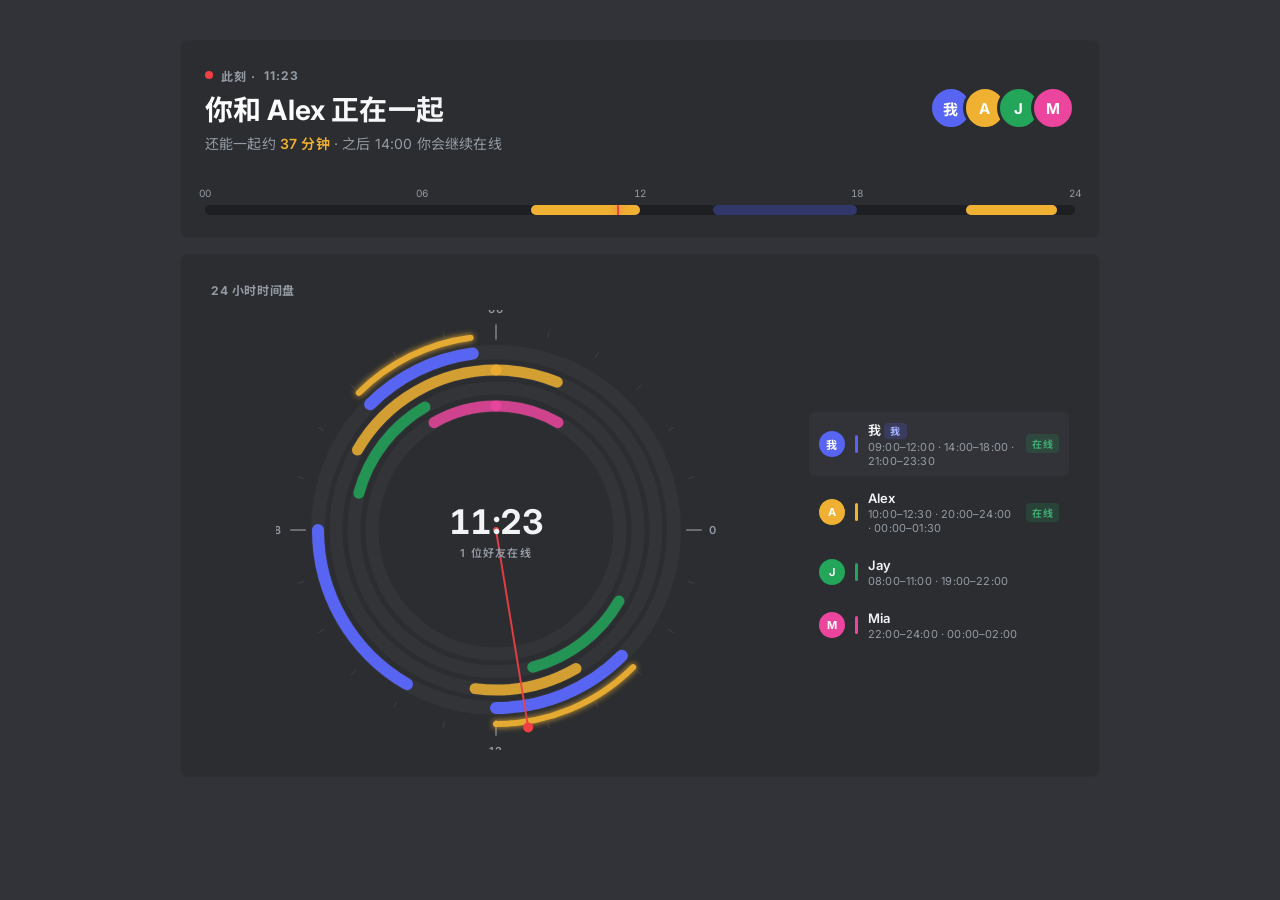
<file: timeline-preview.html>
<!DOCTYPE html>
<html lang="zh-CN">
<head>
<meta charset="UTF-8" />
<meta name="viewport" content="width=device-width, initial-scale=1" />
<title>时间轴预览 · A+B</title>
<link rel="preconnect" href="https://fonts.googleapis.com" />
<link rel="preconnect" href="https://fonts.gstatic.com" crossorigin />
<link rel="stylesheet" href="https://fonts.googleapis.com/css2?family=Inter:wght@400;500;600;700&family=Noto+Sans+SC:wght@400;500;600;700&display=swap" />
<style>
  :root{
    --bg:#1e1f22;--panel:#2b2d31;--panel-2:#313338;--panel-3:#383a40;
    --text:#f2f3f5;--text-dim:#dbdee1;--muted:#949ba4;
    --accent:#5865f2;--accent-2:#4752c4;
    --overlap:#f0b132;--now:#f23f43;
    --border:#3f4147;--border-soft:#2e2f35;
  }
  *{box-sizing:border-box}
  body{
    margin:0;padding:40px 24px;
    background:#313338;color:var(--text);
    font-family:"Inter","Noto Sans SC",-apple-system,BlinkMacSystemFont,"Segoe UI",sans-serif;
    -webkit-font-smoothing:antialiased;
    letter-spacing:.01em;
  }
  .wrap{max-width:920px;margin:0 auto;display:grid;gap:16px}
  .panel{background:var(--panel);border:1px solid var(--border-soft);border-radius:8px;padding:22px 24px}
  .panel-title{margin:0 0 12px;font-size:12px;color:var(--muted);font-weight:700;letter-spacing:.05em;text-transform:uppercase}

  /* ==== HERO (B) ==== */
  .hero{
    display:grid;gap:18px;
    grid-template-columns:1fr auto;
    align-items:center;
  }
  .hero-left h2{
    margin:0;font-size:28px;font-weight:700;line-height:1.2;
    background:linear-gradient(90deg,#fff,#dbdee1);
    -webkit-background-clip:text;background-clip:text;color:transparent;
  }
  .hero-meta{margin:6px 0 0;font-size:14px;color:var(--muted)}
  .hero-meta b{color:var(--overlap);font-weight:600}
  .hero-label{
    display:inline-flex;align-items:center;gap:8px;
    font-size:12px;color:var(--muted);font-weight:700;text-transform:uppercase;letter-spacing:.08em;
    margin-bottom:10px;
  }
  .pulse{
    width:8px;height:8px;border-radius:50%;background:var(--now);
    box-shadow:0 0 0 0 rgba(242,63,67,.6);
    animation:pulse 1.6s ease-out infinite;
  }
  @keyframes pulse{
    0%{box-shadow:0 0 0 0 rgba(242,63,67,.55)}
    70%{box-shadow:0 0 0 10px rgba(242,63,67,0)}
    100%{box-shadow:0 0 0 0 rgba(242,63,67,0)}
  }
  .stack{display:flex;align-items:center;gap:0}
  .stack .av{margin-left:-10px;border:3px solid var(--panel)}
  .stack .av:first-child{margin-left:0}
  .av{
    width:44px;height:44px;border-radius:50%;
    display:flex;align-items:center;justify-content:center;
    font-weight:700;color:#fff;font-size:15px;
    overflow:hidden;flex-shrink:0;
  }
  .av.sm{width:28px;height:28px;font-size:12px;border-width:2px}

  /* Mini strip under hero */
  .strip-wrap{margin-top:16px;grid-column:1 / -1}
  .strip-scale{
    position:relative;height:14px;margin-bottom:4px;
    font-size:10px;color:var(--muted);font-variant-numeric:tabular-nums;
  }
  .strip-scale span{position:absolute;transform:translateX(-50%)}
  .strip{
    position:relative;height:10px;background:var(--bg);border-radius:99px;overflow:hidden;
  }
  .strip-seg{
    position:absolute;top:0;bottom:0;border-radius:99px;opacity:.9;
  }
  .strip-now{
    position:absolute;top:-3px;bottom:-3px;width:2px;background:var(--now);
    box-shadow:0 0 8px rgba(242,63,67,.7);
    border-radius:2px;z-index:3;
  }

  /* ==== CLOCK (A) ==== */
  .clock-panel{padding:26px 30px}
  .clock-grid{
    display:grid;grid-template-columns:1fr 260px;gap:28px;align-items:center;
  }
  .clock-wrap{position:relative;aspect-ratio:1/1;max-width:440px;justify-self:center;width:100%}
  .clock-wrap svg{width:100%;height:auto;display:block}
  .clock-center{
    position:absolute;inset:0;display:flex;flex-direction:column;
    align-items:center;justify-content:center;pointer-events:none;
  }
  .clock-time{font-size:34px;font-weight:700;letter-spacing:-.5px;font-variant-numeric:tabular-nums}
  .clock-sub{font-size:11px;color:var(--muted);text-transform:uppercase;letter-spacing:.12em;margin-top:2px;font-weight:600}

  /* Legend */
  .legend{display:flex;flex-direction:column;gap:6px}
  .legend-row{
    display:flex;align-items:center;gap:10px;
    padding:8px 10px;border-radius:6px;
    transition:background .12s;
  }
  .legend-row:hover{background:var(--panel-2)}
  .legend-row .av{width:26px;height:26px;font-size:11px}
  .legend-row.me{background:var(--panel-2)}
  .legend-row .info{flex:1;min-width:0}
  .legend-row .name{font-size:13px;font-weight:600}
  .legend-row .sub{font-size:11px;color:var(--muted);margin-top:1px}
  .legend-dot{width:3px;height:18px;border-radius:2px}
  .legend-row .tag{
    font-size:10px;padding:2px 6px;border-radius:4px;
    background:rgba(35,165,90,.18);color:#3fa971;font-weight:700;
    letter-spacing:.04em;text-transform:uppercase;
  }

  @media(max-width:720px){
    .clock-grid{grid-template-columns:1fr}
    .hero{grid-template-columns:1fr}
    .hero-right{justify-self:start}
  }
</style>
</head>
<body>
<div class="wrap">

  <!-- ========== HERO (B) ========== -->
  <div class="panel hero-panel">
    <div class="hero">
      <div class="hero-left">
        <div class="hero-label"><span class="pulse"></span> 此刻 · <span id="heroNow"></span></div>
        <h2 id="heroHead"></h2>
        <p class="hero-meta" id="heroMeta"></p>
      </div>
      <div class="hero-right">
        <div class="stack" id="heroStack"></div>
      </div>

      <div class="strip-wrap">
        <div class="strip-scale" id="stripScale"></div>
        <div class="strip" id="strip"></div>
      </div>
    </div>
  </div>

  <!-- ========== CLOCK (A) ========== -->
  <div class="panel clock-panel">
    <h3 class="panel-title">24 小时时间盘</h3>
    <div class="clock-grid">
      <div class="clock-wrap">
        <svg viewBox="0 0 440 440" id="clock"></svg>
        <div class="clock-center">
          <div class="clock-time" id="clockTime"></div>
          <div class="clock-sub" id="clockSub"></div>
        </div>
      </div>
      <div class="legend" id="legend"></div>
    </div>
  </div>

</div>

<script>
/* ============ FAKE DATA ============ */
const now = new Date();
now.setHours(11, 23, 0, 0);           // 固定为 11:23 让预览稳定
const nowMin = now.getHours()*60 + now.getMinutes();

const me = {
  id:"me", name:"我", color:"#5865f2",
  initial:"我",
  periods:[[540,720],[840,1080],[1260,1410]] // 09-12, 14-18, 21-23:30
};
const friends = [
  { id:"alex", name:"Alex", color:"#f0b132", initial:"A",
    periods:[[600,750],[1200,1530]] },               // 10-12:30, 20:00-25:30(cross)
  { id:"jay",  name:"Jay",  color:"#23a55a", initial:"J",
    periods:[[480,660],[1140,1320]] },               // 08-11, 19-22
  { id:"mia",  name:"Mia",  color:"#eb459e", initial:"M",
    periods:[[1320,1560]] },                         // 22-02:00(cross 26:00)
];

/* 将跨午夜的时段切分为今日可视 [0,1440] */
function normPeriods(ps){
  const out=[];
  for (const [s,e] of ps){
    if(e<=1440) out.push([s,e]);
    else { out.push([s,1440]); out.push([0,e-1440]); }
  }
  return out;
}
me.periods = normPeriods(me.periods);
for (const f of friends) f.periods = normPeriods(f.periods);

/* 和我重合 */
function intersect(a,b){
  const out=[]; let i=0,j=0;
  while(i<a.length&&j<b.length){
    const s=Math.max(a[i][0],b[j][0]), e=Math.min(a[i][1],b[j][1]);
    if(s<e) out.push([s,e]);
    if(a[i][1]<b[j][1]) i++; else j++;
  }
  return out;
}
for (const f of friends) f.overlap = intersect(me.periods, f.periods);
const anyOverlap = mergeIntervals(friends.flatMap(f=>f.overlap.map(x=>x.slice())));

function mergeIntervals(arr){
  if(!arr.length) return [];
  arr.sort((a,b)=>a[0]-b[0]);
  const out=[arr[0].slice()];
  for(let k=1;k<arr.length;k++){
    const prev=out[out.length-1], cur=arr[k];
    if(cur[0]<=prev[1]) prev[1]=Math.max(prev[1],cur[1]);
    else out.push(cur.slice());
  }
  return out;
}
function isOnline(person){
  return person.periods.some(([s,e])=>s<=nowMin && nowMin<e);
}
function minutesRemainingTogether(){
  // 从 now 起，anyOverlap 中最近一个正在进行的区间剩余多久（和至少一个好友）
  for (const [s,e] of anyOverlap){
    if (s<=nowMin && nowMin<e) return e-nowMin;
  }
  return 0;
}

/* ============ HERO (B) ============ */
const onlineFriends = friends.filter(isOnline);
document.getElementById("heroNow").textContent =
  String(now.getHours()).padStart(2,"0")+":"+String(now.getMinutes()).padStart(2,"0");

const headEl = document.getElementById("heroHead");
const metaEl = document.getElementById("heroMeta");
if (onlineFriends.length === 0) {
  headEl.textContent = "现在没人和你一起在线";
  metaEl.innerHTML = "下一次重合：<b>19:00</b> 和 Jay";
} else {
  const names = onlineFriends.map(f=>f.name).join("、");
  headEl.textContent = `你和 ${names} 正在一起`;
  const rem = minutesRemainingTogether();
  const h = Math.floor(rem/60), m = rem%60;
  const remText = h>0 ? `${h} 小时 ${m} 分钟` : `${m} 分钟`;
  metaEl.innerHTML = `还能一起约 <b>${remText}</b> · 之后 14:00 你会继续在线`;
}

const stack = document.getElementById("heroStack");
stack.innerHTML = "";
const stackPeople = [me, ...onlineFriends, ...friends.filter(f=>!isOnline(f))].slice(0,5);
for (const p of stackPeople){
  const el = document.createElement("span");
  el.className = "av";
  el.style.background = p.color;
  el.textContent = p.initial;
  el.title = p.name;
  stack.appendChild(el);
}

/* Strip (mini self + overlap bar) */
const strip = document.getElementById("strip");
function pct(m){return (m/1440)*100}
for (const [s,e] of me.periods){
  const seg = document.createElement("div");
  seg.className="strip-seg";
  seg.style.left = pct(s)+"%";
  seg.style.width = pct(e-s)+"%";
  seg.style.background = me.color;
  seg.style.opacity = .35;
  strip.appendChild(seg);
}
for (const [s,e] of anyOverlap){
  const seg = document.createElement("div");
  seg.className="strip-seg";
  seg.style.left = pct(s)+"%";
  seg.style.width = pct(e-s)+"%";
  seg.style.background = "var(--overlap)";
  seg.style.opacity = 1;
  strip.appendChild(seg);
}
const nowMark = document.createElement("div");
nowMark.className = "strip-now";
nowMark.style.left = `calc(${pct(nowMin)}% - 1px)`;
strip.appendChild(nowMark);

const scale = document.getElementById("stripScale");
for (const h of [0,6,12,18,24]){
  const s = document.createElement("span");
  s.style.left = pct(h*60)+"%";
  s.textContent = String(h).padStart(2,"0");
  scale.appendChild(s);
}

/* ============ CLOCK (A) ============ */
const cx=220, cy=220;
const R_OUT = 205;   // outer tick ring
const R_NOW = 190;
const rings = [
  // 外到内: 重合高亮 > 自己 > 好友们
  { r:178, thick:12, person:{...me, periods:me.periods, color:me.color}, isSelf:true },
];
friends.forEach((f,i)=>rings.push({ r:160 - i*18, thick:11, person:f }));

const svg = document.getElementById("clock");
function polar(r,deg){
  const rad = (deg-90)*Math.PI/180;
  return [cx + r*Math.cos(rad), cy + r*Math.sin(rad)];
}
function arc(r, a1, a2){
  if (a2-a1 < 0.3) return "";
  const [x1,y1] = polar(r,a2);
  const [x2,y2] = polar(r,a1);
  const large = (a2-a1) > 180 ? 1 : 0;
  return `M ${x1} ${y1} A ${r} ${r} 0 ${large} 0 ${x2} ${y2}`;
}
function minToDeg(m){return (m/1440)*360}

let svgHTML = "";

// soft rings backdrop
for (const ring of rings){
  svgHTML += `<circle cx="${cx}" cy="${cy}" r="${ring.r}" fill="none" stroke="rgba(255,255,255,.035)" stroke-width="${ring.thick+2}"/>`;
}
// hour ticks
for (let h=0;h<24;h++){
  const [x1,y1]=polar(R_OUT, h*15);
  const [x2,y2]=polar(R_OUT-(h%6===0?14:6), h*15);
  svgHTML += `<line x1="${x1}" y1="${y1}" x2="${x2}" y2="${y2}" stroke="${h%6===0?'#6a6d73':'#3f4147'}" stroke-width="${h%6===0?2:1}" stroke-linecap="round"/>`;
}
// hour numbers at 0/6/12/18
for (const h of [0,6,12,18]){
  const [tx,ty]=polar(R_OUT+16, h*15);
  svgHTML += `<text x="${tx}" y="${ty+4}" fill="var(--muted)" text-anchor="middle" font-size="11" font-weight="600" style="letter-spacing:.05em">${String(h).padStart(2,"0")}</text>`;
}

// person arcs (outer = self, inner = friends)
for (const ring of rings){
  const col = ring.person.color;
  for (const [s,e] of ring.person.periods){
    const d = arc(ring.r, minToDeg(s), minToDeg(e));
    if (!d) continue;
    svgHTML += `<path d="${d}" stroke="${col}" stroke-width="${ring.thick}" stroke-linecap="round" fill="none" opacity="${ring.isSelf?1:0.85}"/>`;
  }
}
// overlap glow on outermost (slightly outside self ring)
for (const [s,e] of anyOverlap){
  const d = arc(R_NOW+4, minToDeg(s), minToDeg(e));
  if (!d) continue;
  svgHTML += `<path d="${d}" stroke="var(--overlap)" stroke-width="6" stroke-linecap="round" fill="none" opacity=".95" filter="url(#glow)"/>`;
}

// now hand
const [hx,hy] = polar(R_NOW+10, minToDeg(nowMin));
svgHTML += `<line x1="${cx}" y1="${cy}" x2="${hx}" y2="${hy}" stroke="var(--now)" stroke-width="2" stroke-linecap="round" opacity=".9"/>`;
svgHTML += `<circle cx="${hx}" cy="${hy}" r="5" fill="var(--now)"/>`;
svgHTML += `<circle cx="${cx}" cy="${cy}" r="3" fill="var(--now)"/>`;

// glow filter
svgHTML = `
<defs>
  <filter id="glow" x="-50%" y="-50%" width="200%" height="200%">
    <feGaussianBlur stdDeviation="3" result="b"/>
    <feMerge><feMergeNode in="b"/><feMergeNode in="SourceGraphic"/></feMerge>
  </filter>
</defs>` + svgHTML;

svg.innerHTML = svgHTML;

document.getElementById("clockTime").textContent =
  String(now.getHours()).padStart(2,"0")+":"+String(now.getMinutes()).padStart(2,"0");
const onCount = onlineFriends.length;
document.getElementById("clockSub").textContent = onCount>0 ? `${onCount} 位好友在线` : "暂无好友在线";

/* Legend */
const legend = document.getElementById("legend");
const people = [me, ...friends];
for (const p of people){
  const row = document.createElement("div");
  row.className = "legend-row" + (p.id==="me"?" me":"");
  const online = p.id==="me" ? isOnline(me) : isOnline(p);
  row.innerHTML = `
    <span class="av" style="background:${p.color}">${p.initial}</span>
    <span class="legend-dot" style="background:${p.color}"></span>
    <div class="info">
      <div class="name">${p.name}${p.id==="me"?' <span class="tag" style="background:rgba(88,101,242,.2);color:#a5aeff">我</span>':''}</div>
      <div class="sub">${formatPeriods(p.periods)}</div>
    </div>
    ${online?'<span class="tag">在线</span>':''}
  `;
  legend.appendChild(row);
}
function pad(n){return String(n).padStart(2,"0")}
function formatPeriods(ps){
  return ps.map(([s,e])=>`${pad(Math.floor(s/60))}:${pad(s%60)}–${pad(Math.floor(e/60))}:${pad(e%60)}`).join(" · ");
}
</script>
</body>
</html>
</file>
